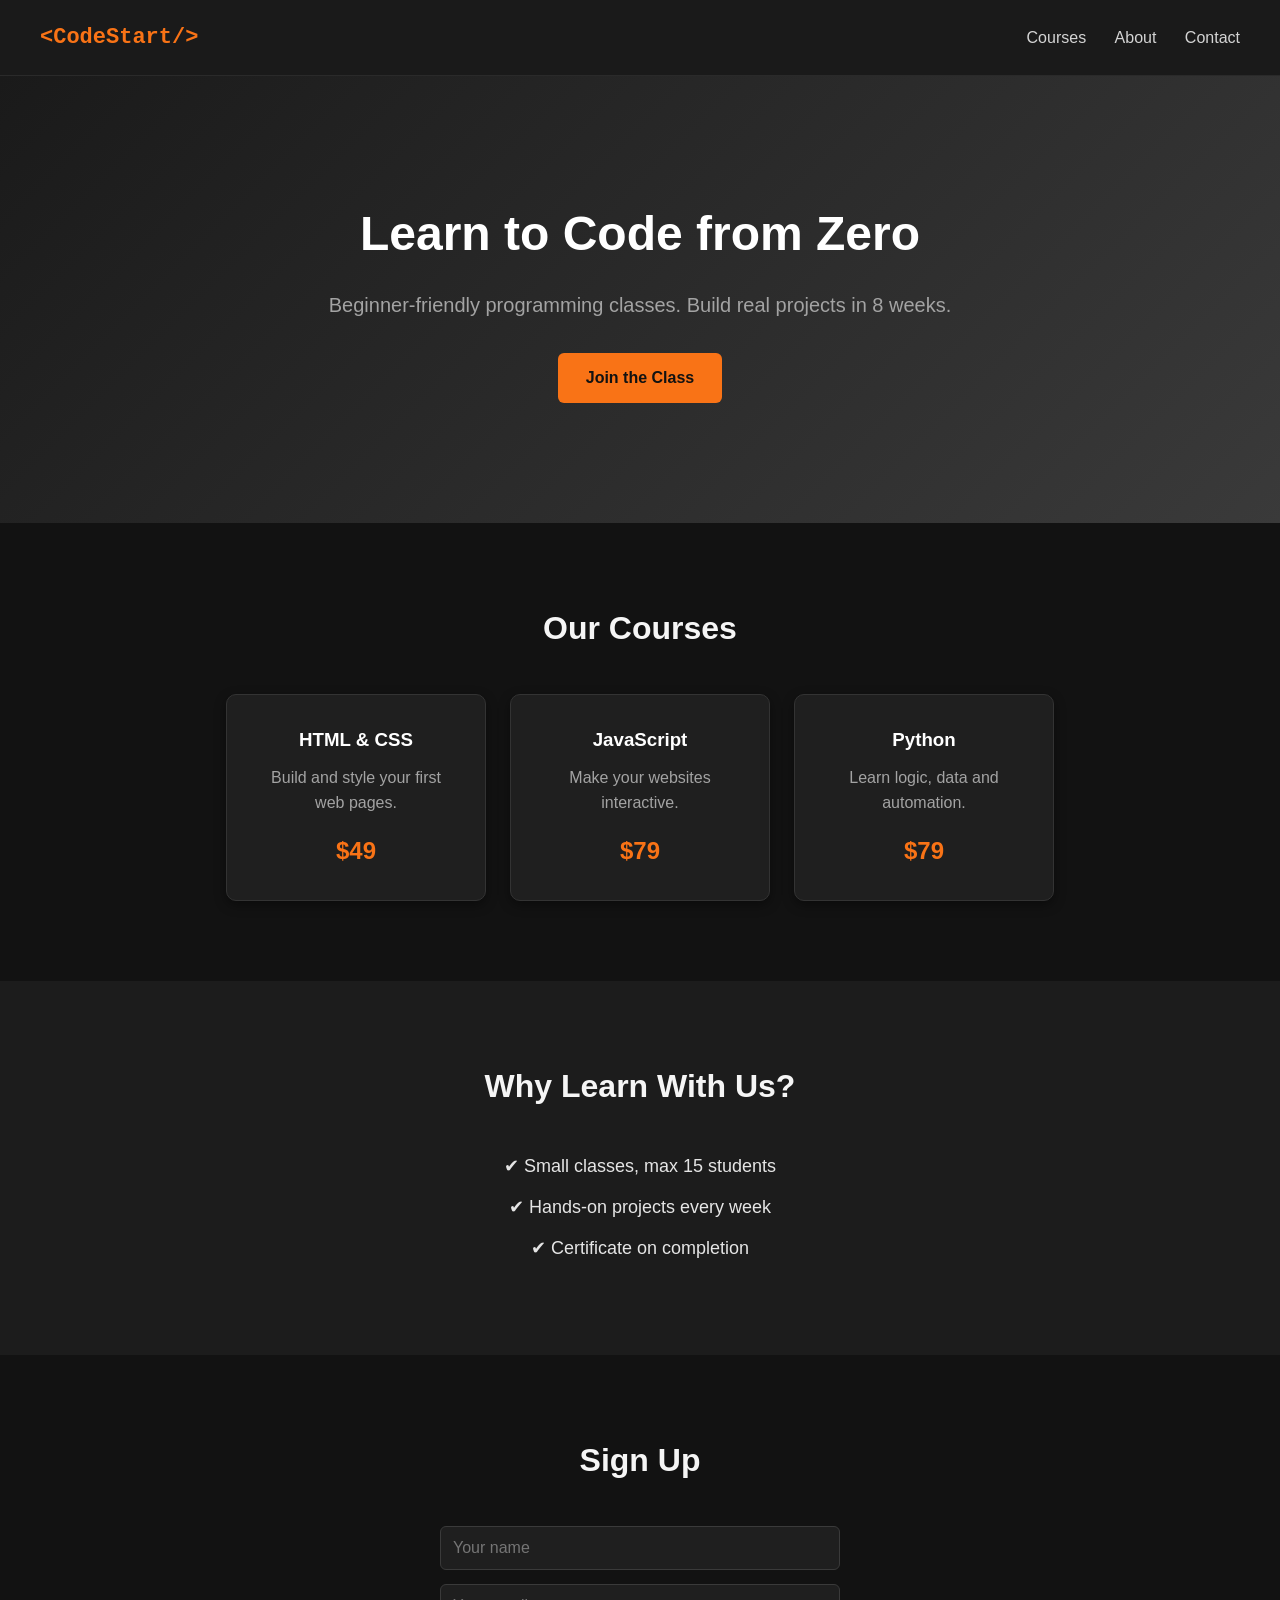
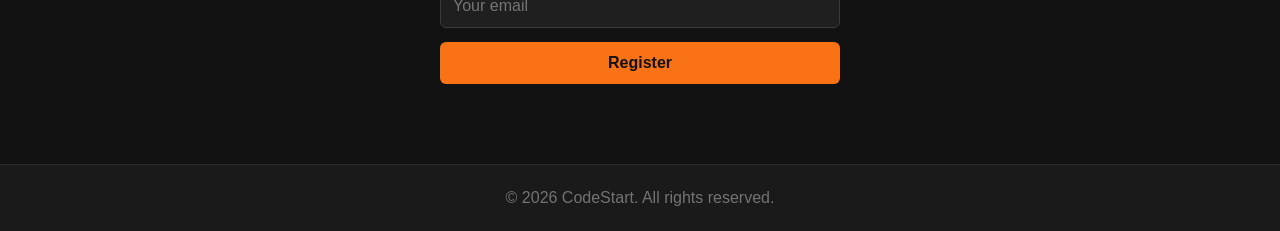
<file: index.html>
<!DOCTYPE html>
<html lang="en">

<head>
    <meta charset="UTF-8">
    <meta name="viewport" content="width=device-width, initial-scale=1.0">
    <title>CodeStart – Learn Programming</title>
    <link rel="stylesheet" href="styles.css">
</head>

<body>
    <header class="navbar">
        <div class="logo">&lt;CodeStart/&gt;</div>
        <nav>
            <a href="#courses">Courses</a>
            <a href="#about">About</a>
            <a href="#contact">Contact</a>
        </nav>
    </header>

    <section class="hero">
        <h1>Learn to Code from Zero</h1>
        <p>Beginner-friendly programming classes. Build real projects in 8 weeks.</p>
        <a href="#contact" class="btn">Join the Class</a>
    </section>

    <section id="courses" class="section">
        <h2>Our Courses</h2>
        <div class="cards">
            <div class="card">
                <h3>HTML &amp; CSS</h3>
                <p>Build and style your first web pages.</p>
                <span class="price">$49</span>
            </div>
            <div class="card">
                <h3>JavaScript</h3>
                <p>Make your websites interactive.</p>
                <span class="price">$79</span>
            </div>
            <div class="card">
                <h3>Python</h3>
                <p>Learn logic, data and automation.</p>
                <span class="price">$79</span>
            </div>
        </div>
    </section>

    <section id="about" class="section light">
        <h2>Why Learn With Us?</h2>
        <ul class="features">
            <li>✔ Small classes, max 15 students</li>
            <li>✔ Hands-on projects every week</li>
            <li>✔ Certificate on completion</li>
        </ul>
    </section>

    <section id="contact" class="section">
        <h2>Sign Up</h2>
        <form class="form">
            <input type="text" placeholder="Your name">
            <input type="email" placeholder="Your email">
            <button type="submit" class="btn">Register</button>
        </form>
    </section>

    <footer>
        <p>&copy; 2026 CodeStart. All rights reserved.</p>
    </footer>
</body>

</html>
</file>
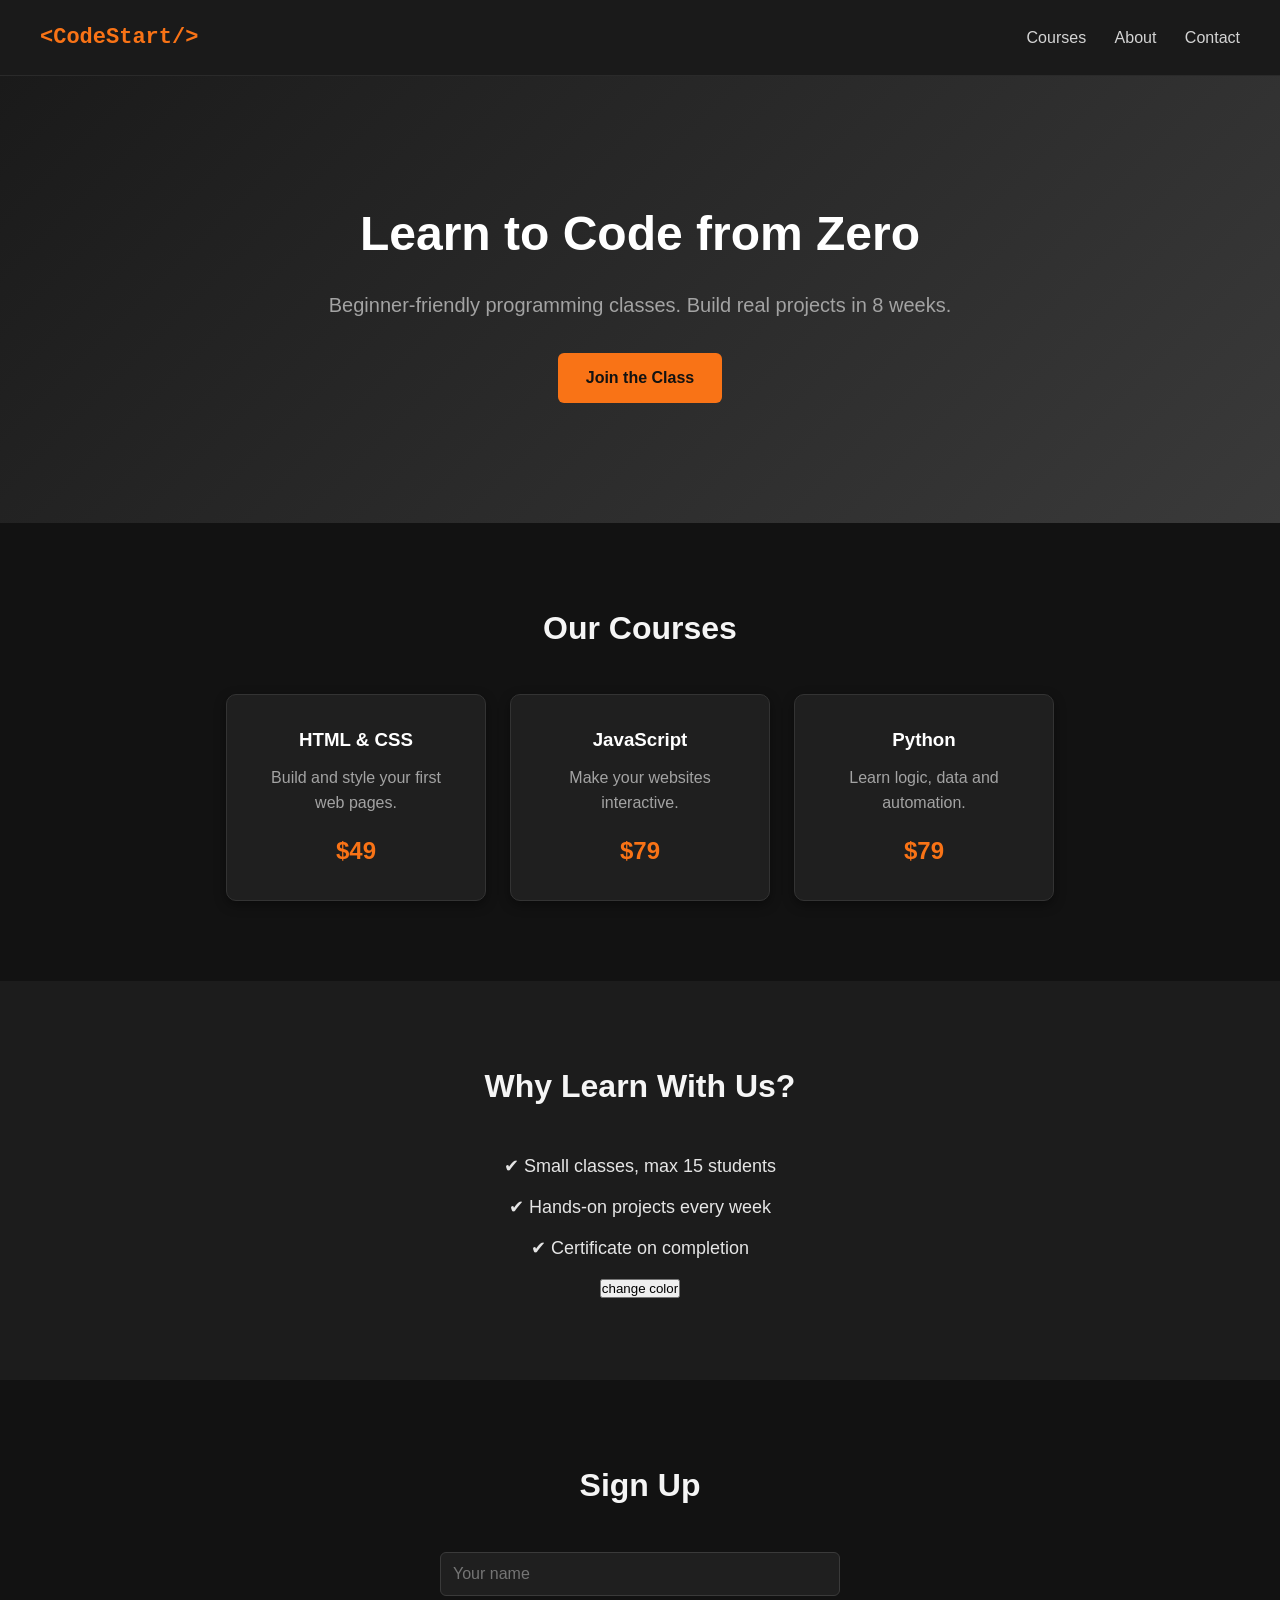
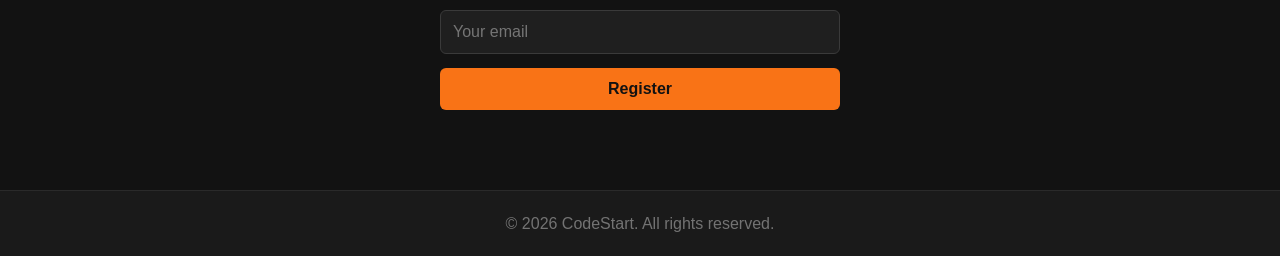
<file: day1/index.html>
<!DOCTYPE html>
<html lang="en">

<head>
    <meta charset="UTF-8">
    <meta name="viewport" content="width=device-width, initial-scale=1.0">
    <title>CodeStart – Learn Programming</title>
    <link rel="stylesheet" href="styleB.css">
    <link rel="stylesheet" href="styles.css">
    <script src="./script.js" defer></script>
</head>

<body>
    <header class="navbar">
        <div class="logo">&lt;CodeStart/&gt;</div>
        <nav>
            <a href="#courses">Courses</a>
            <a href="#about">About</a>
            <a href="#contact">Contact</a>
        </nav>
    </header>

    <section class="hero">
        <h1>Learn to Code from Zero</h1>
        <p>Beginner-friendly programming classes. Build real projects in 8 weeks.</p>
        <a href="#contact" class="btn">Join the Class</a>
    </section>

    <section id="courses" class="section">
        <h2>Our Courses</h2>
        <div class="cards">
            <div class="card">
                <h3>HTML &amp; CSS</h3>
                <p>Build and style your first web pages.</p>
                <span class="price">$49</span>
            </div>
            <div class="card">
                <h3>JavaScript</h3>
                <p>Make your websites interactive.</p>
                <span class="price">$79</span>
            </div>
            <div class="card">
                <h3>Python</h3>
                <p>Learn logic, data and automation.</p>
                <span class="price">$79</span>
            </div>
        </div>
    </section>

    <section id="about" class="section light">
        <h2 id="heading2">Why Learn With Us?</h2>
        <ul class="features">
            <li>✔ Small classes, max 15 students</li>
            <li>✔ Hands-on projects every week</li>
            <li>✔ Certificate on completion</li>
        </ul>
        <button onclick="changeColor()">change color</button>
    </section>

    <section id="contact" class="section">
        <h2>Sign Up</h2>
        <form class="form">
            <input type="text" placeholder="Your name">
            <input type="email" placeholder="Your email">
            <button type="submit" class="btn">Register</button>
        </form>
    </section>

    <footer>
        <p>&copy; 2026 CodeStart. All rights reserved.</p>
    </footer>
</body>

</html>
</file>
<file: styles.css>
* {
    margin: 0;
    padding: 0;
    box-sizing: border-box;
}

body {
    font-family: Arial, Helvetica, sans-serif;
    background-color: #121212;
    color: #e5e5e5;
    line-height: 1.6;
}

/* Navbar */
.navbar {
    display: flex;
    justify-content: space-between;
    align-items: center;
    padding: 20px 40px;
    background-color: #1a1a1a;
    border-bottom: 1px solid #2a2a2a;
}

.logo {
    color: #f97316;
    font-size: 22px;
    font-weight: bold;
    font-family: monospace;
}

.navbar a {
    color: #d4d4d4;
    text-decoration: none;
    margin-left: 24px;
}

.navbar a:hover {
    color: #f97316;
}

/* Hero */
.hero {
    text-align: center;
    padding: 120px 20px;
    background: linear-gradient(135deg, #1a1a1a, #3a3a3a);
    color: white;
}

.hero h1 {
    font-size: 48px;
    margin-bottom: 16px;
}

.hero p {
    font-size: 20px;
    margin-bottom: 32px;
    color: #a3a3a3;
}

/* Button */
.btn {
    display: inline-block;
    padding: 12px 28px;
    background-color: #f97316;
    color: #121212;
    font-weight: bold;
    text-decoration: none;
    border: none;
    border-radius: 6px;
    cursor: pointer;
    font-size: 16px;
}

.btn:hover {
    background-color: #ea580c;
}

/* Sections */
.section {
    padding: 80px 40px;
    text-align: center;
}

.section h2 {
    font-size: 32px;
    margin-bottom: 40px;
    color: #f5f5f5;
}

.light {
    background-color: #1c1c1c;
}

/* Cards */
.cards {
    display: flex;
    gap: 24px;
    justify-content: center;
    flex-wrap: wrap;
}

.card {
    width: 260px;
    padding: 30px;
    background-color: #1f1f1f;
    border: 1px solid #333;
    border-radius: 10px;
    box-shadow: 0 4px 12px rgba(0, 0, 0, 0.4);
}

.card:hover {
    transform: translateY(-5px);
    border-color: #f97316;
    transition: transform 0.2s, border-color 0.2s;
}

.card h3 {
    margin-bottom: 10px;
    color: #fff;
}

.card p {
    color: #a3a3a3;
}

.price {
    display: block;
    margin-top: 16px;
    font-size: 24px;
    font-weight: bold;
    color: #f97316;
}

/* Features */
.features {
    list-style: none;
    font-size: 18px;
}

.features li {
    margin-bottom: 12px;
}

/* Form */
.form {
    display: flex;
    flex-direction: column;
    gap: 14px;
    max-width: 400px;
    margin: 0 auto;
}

.form input {
    padding: 12px;
    background-color: #1f1f1f;
    color: #e5e5e5;
    border: 1px solid #3a3a3a;
    border-radius: 6px;
    font-size: 16px;
}

.form input:focus {
    outline: none;
    border-color: #f97316;
}

/* Footer */
footer {
    text-align: center;
    padding: 20px;
    background-color: #1a1a1a;
    border-top: 1px solid #2a2a2a;
    color: #737373;
}

/* Mobile */
@media (max-width: 600px) {
    .navbar {
        flex-direction: column;
        gap: 10px;
    }

    .hero h1 {
        font-size: 32px;
    }
}
</file>
<file: day1/styleB.css>
.btn {
    background-color: #f91616;
}
</file>
<file: day1/styles.css>
* {
    margin: 0;
    padding: 0;
    box-sizing: border-box;
}

body {
    font-family: Arial, Helvetica, sans-serif;
    background-color: #121212;
    color: #e5e5e5;
    line-height: 1.6;
}

/* Navbar */
.navbar {
    display: flex;
    justify-content: space-between;
    align-items: center;
    padding: 20px 40px;
    background-color: #1a1a1a;
    border-bottom: 1px solid #2a2a2a;
}

.logo {
    color: #f97316;
    font-size: 22px;
    font-weight: bold;
    font-family: monospace;
}

.navbar a {
    color: #d4d4d4;
    text-decoration: none;
    margin-left: 24px;
}

.navbar a:hover {
    color: #f97316;
}

/* Hero */
.hero {
    text-align: center;
    padding: 120px 20px;
    background: linear-gradient(135deg, #1a1a1a, #3a3a3a);
    color: white;
}

.hero h1 {
    font-size: 48px;
    margin-bottom: 16px;
}

.hero p {
    font-size: 20px;
    margin-bottom: 32px;
    color: #a3a3a3;
}

/* Button */
.btn {
    display: inline-block;
    padding: 12px 28px;
    background-color: #f97316;
    color: #121212;
    font-weight: bold;
    text-decoration: none;
    border: none;
    border-radius: 6px;
    cursor: pointer;
    font-size: 16px;
}
.btn:hover {
    background-color: #ea580c;
}

/* Sections */
.section {
    padding: 80px 40px;
    text-align: center;
}

.section h2 {
    font-size: 32px;
    margin-bottom: 40px;
    color: #f5f5f5;
}

.light {
    background-color: #1c1c1c;
}

/* Cards */
.cards {
    display: flex;
    gap: 24px;
    justify-content: center;
    flex-wrap: wrap;
}

.card {
    width: 260px;
    padding: 30px;
    background-color: #1f1f1f;
    border: 1px solid #333;
    border-radius: 10px;
    box-shadow: 0 4px 12px rgba(0, 0, 0, 0.4);
}

.card:hover {
    transform: translateY(-5px);
    border-color: #f97316;
    transition: transform 0.2s, border-color 0.2s;
}

.card h3 {
    margin-bottom: 10px;
    color: #fff;
}

.card p {
    color: #a3a3a3;
}

.price {
    display: block;
    margin-top: 16px;
    font-size: 24px;
    font-weight: bold;
    color: #f97316;
}

/* Features */
.features {
    list-style: none;
    font-size: 18px;
}

.features li {
    margin-bottom: 12px;
}

/* Form */
.form {
    display: flex;
    flex-direction: column;
    gap: 14px;
    max-width: 400px;
    margin: 0 auto;
}

.form input {
    padding: 12px;
    background-color: #1f1f1f;
    color: #e5e5e5;
    border: 1px solid #3a3a3a;
    border-radius: 6px;
    font-size: 16px;
}

.form input:focus {
    outline: none;
    border-color: #f97316;
}

/* Footer */
footer {
    text-align: center;
    padding: 20px;
    background-color: #1a1a1a;
    border-top: 1px solid #2a2a2a;
    color: #737373;
}

/* Mobile */
@media (max-width: 600px) {
    .navbar {
        flex-direction: column;
        gap: 10px;
    }

    .hero h1 {
        font-size: 32px;
    }
}
</file>
